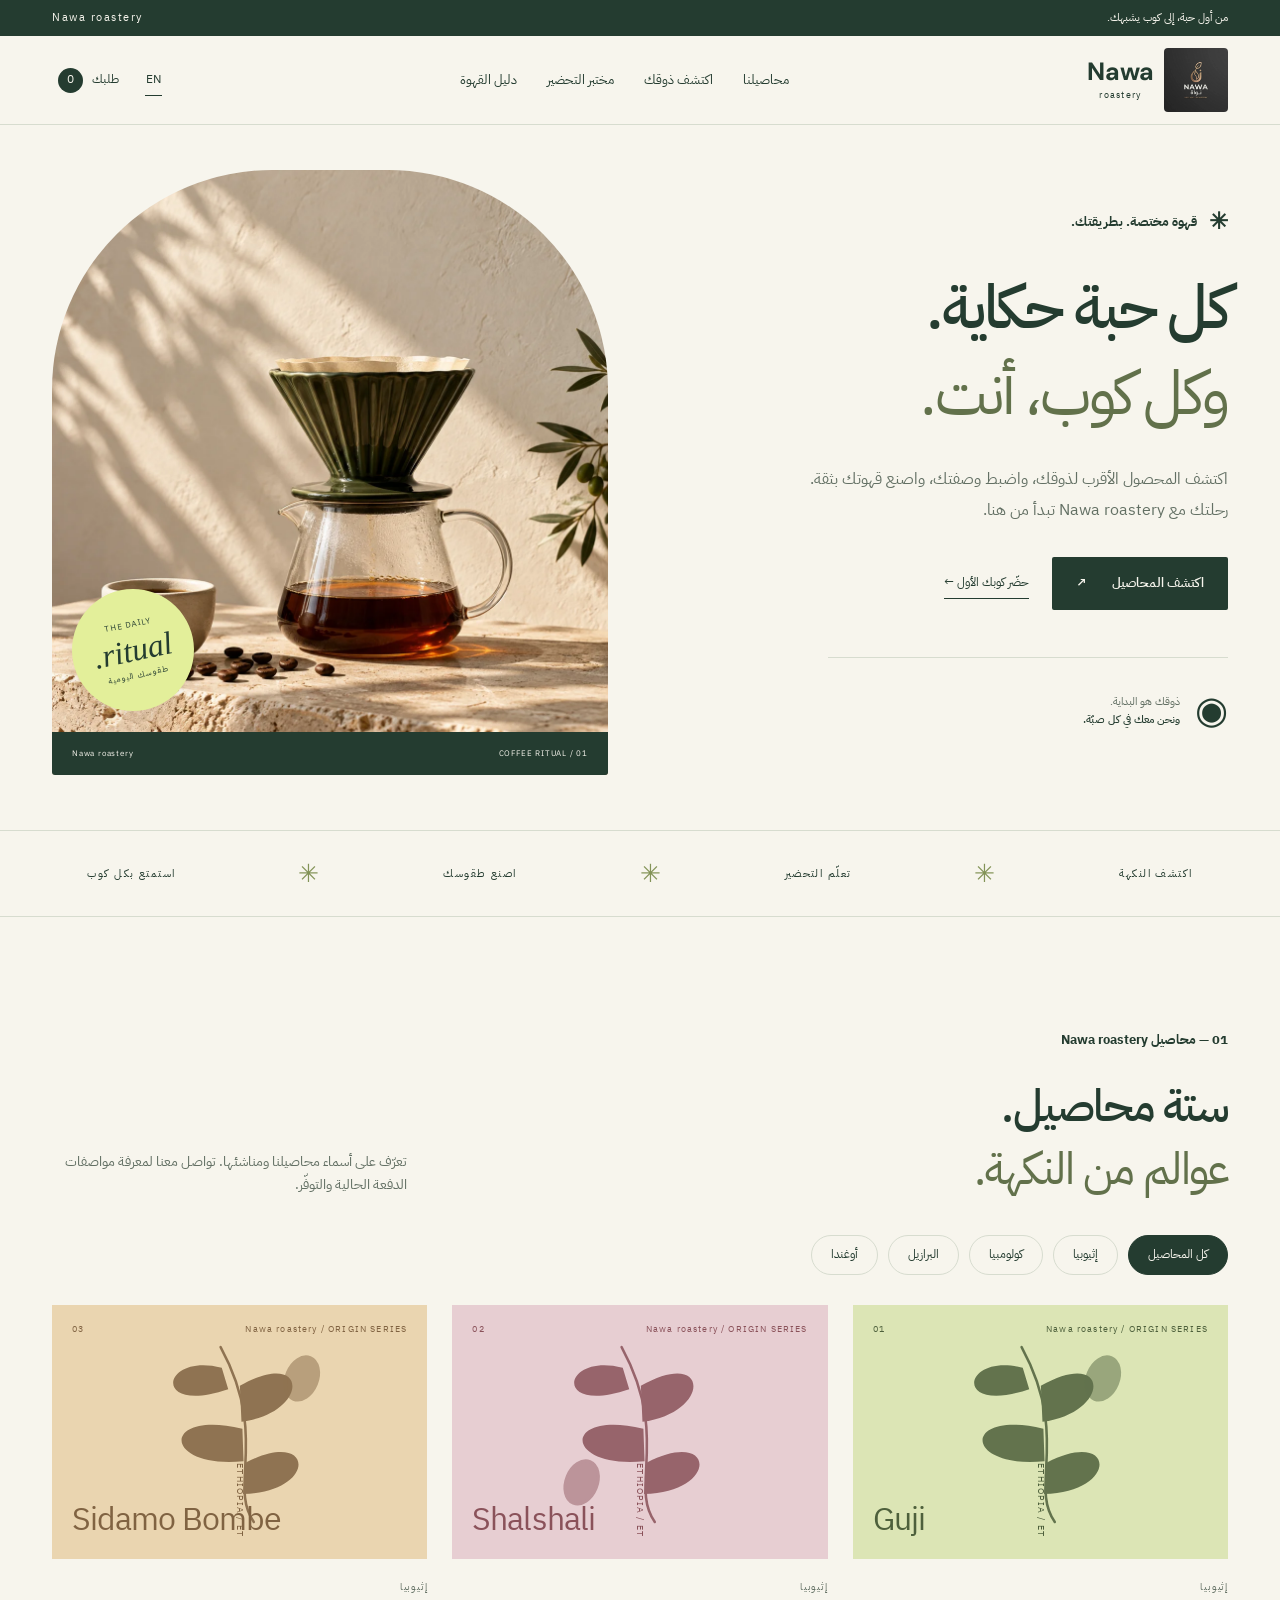
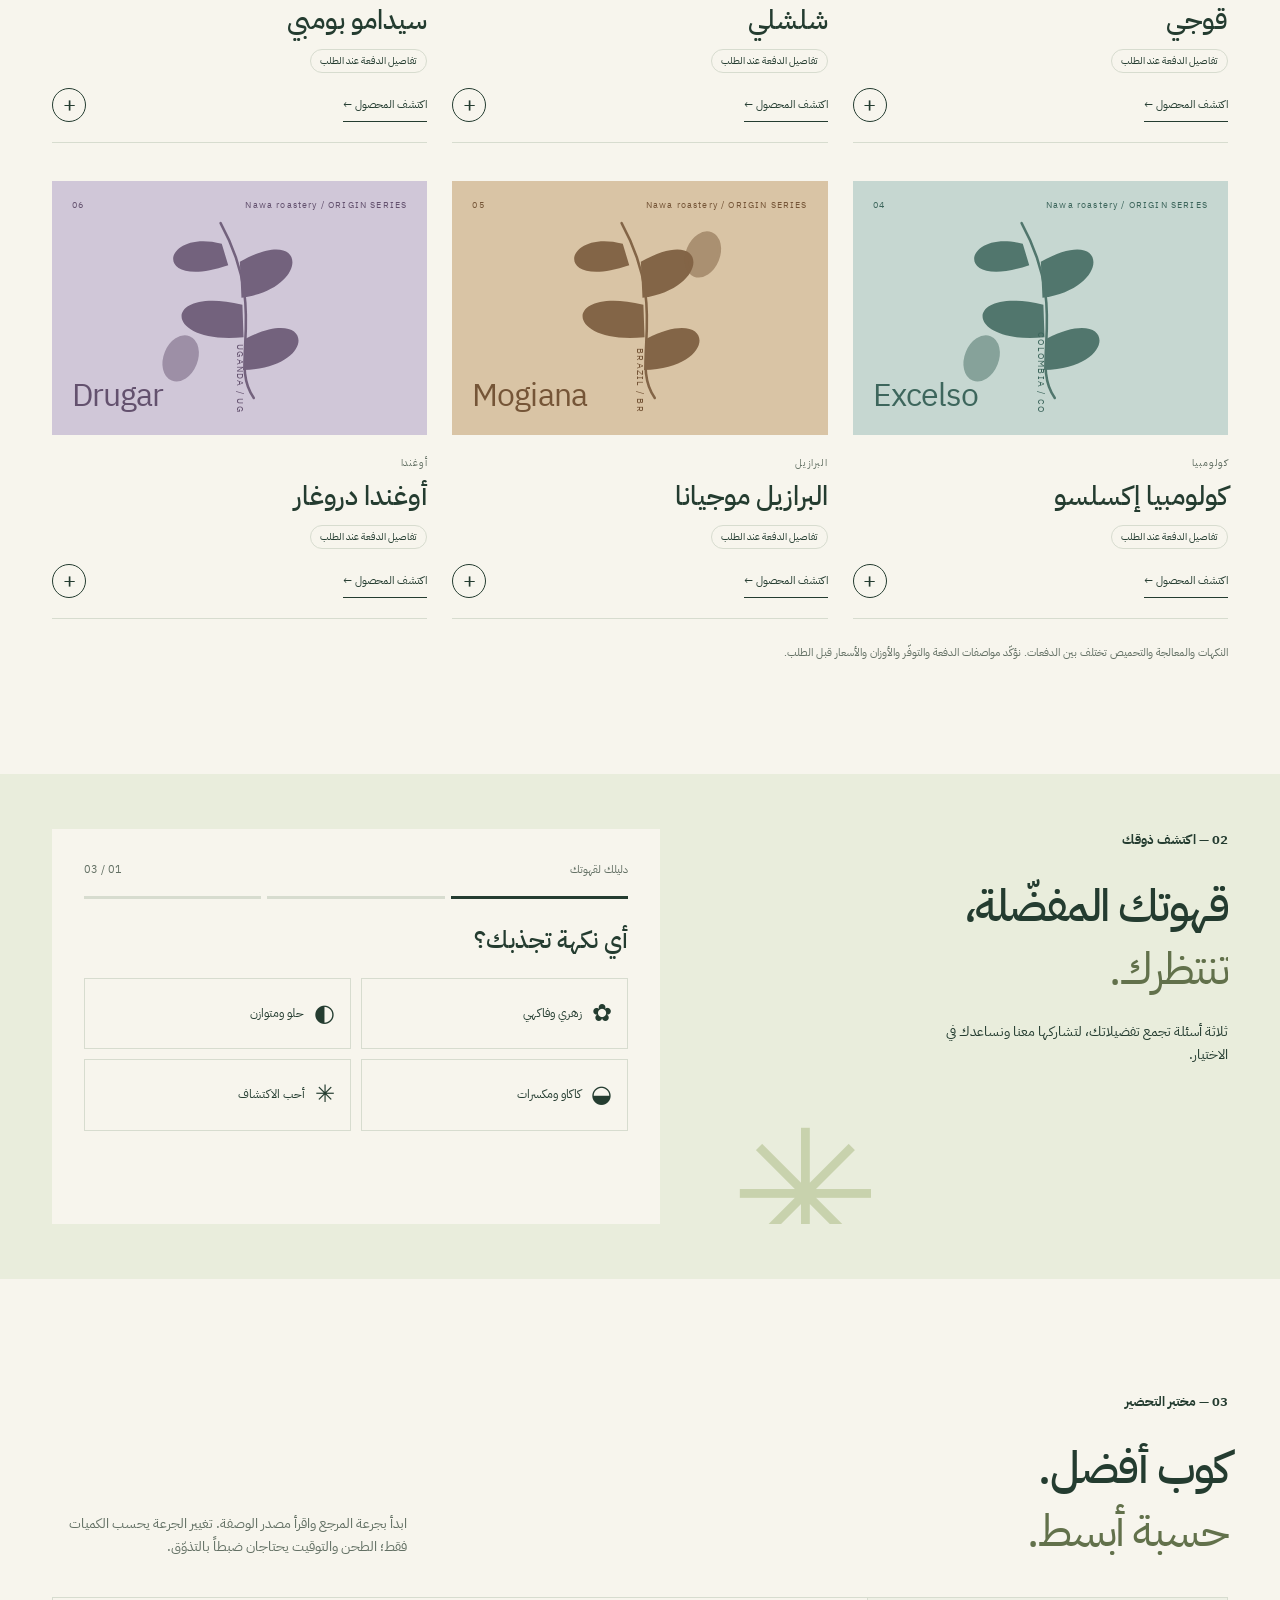
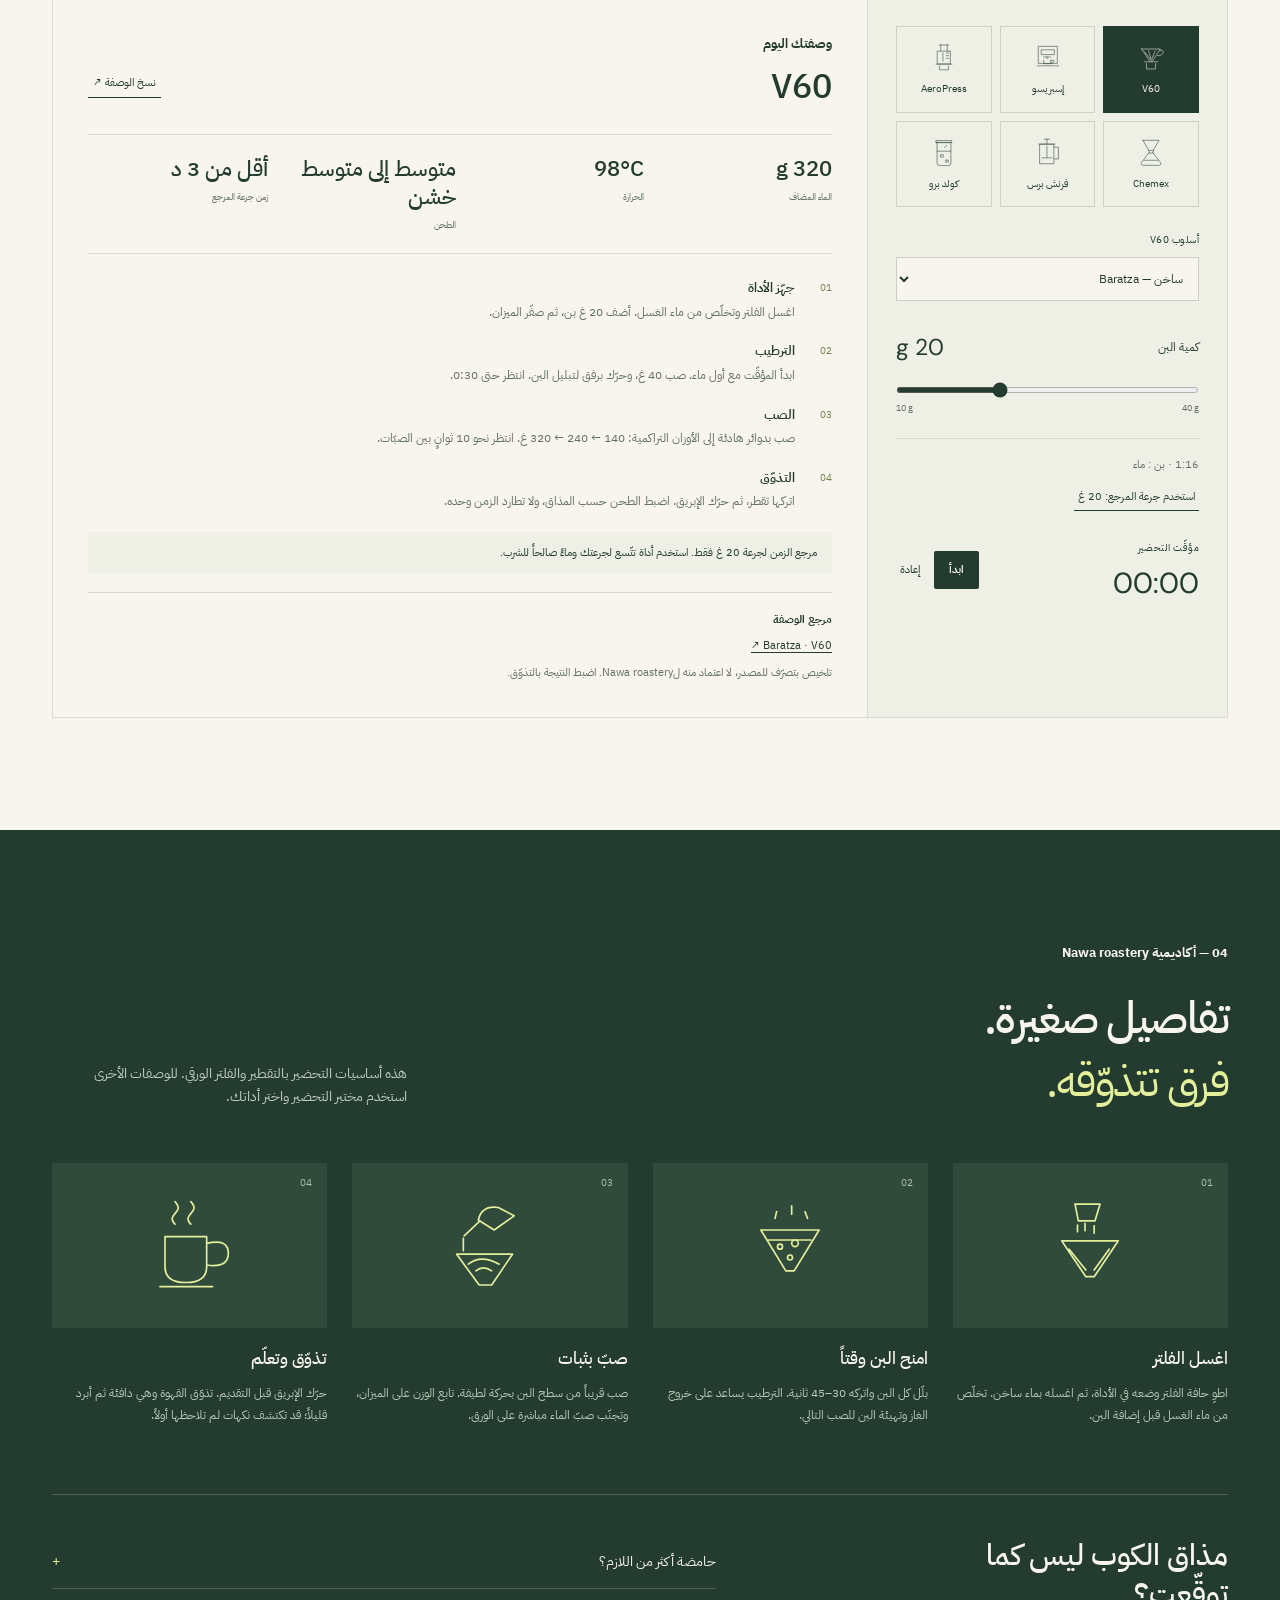
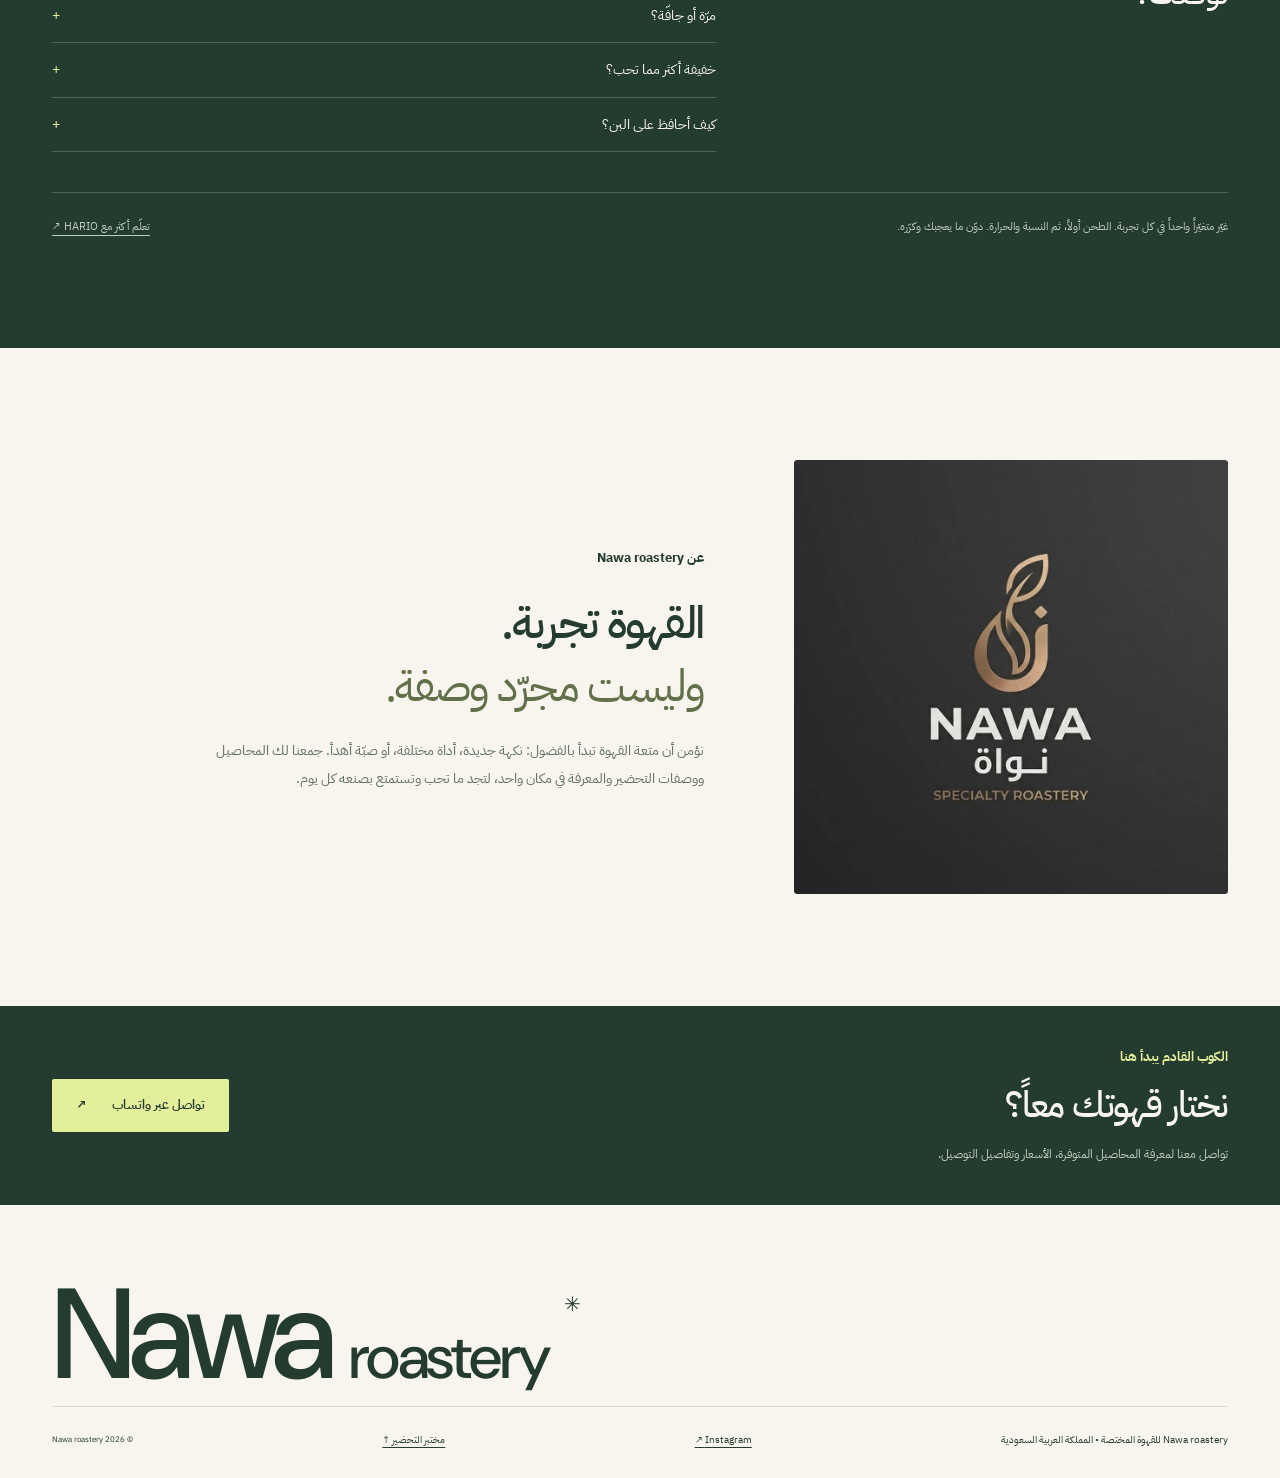
<file: index.html>
<!doctype html>
<html lang="ar" dir="rtl">
<head>
<meta charset="utf-8"><meta name="viewport" content="width=device-width, initial-scale=1">
<meta name="theme-color" content="#243c30"><meta name="description" content="Nawa roastery — اكتشف قهوتك، اضبط وصفتك وتعلّم التحضير. Nawa roastery specialty coffee, a personal brew lab and coffee discovery guide.">
<title>Nawa roastery</title>
<link rel="icon" href="assets/nawa-logo.webp" type="image/webp">
<link rel="preconnect" href="https://fonts.googleapis.com"><link rel="preconnect" href="https://fonts.gstatic.com" crossorigin>
<link href="https://fonts.googleapis.com/css2?family=DM+Sans:wght@400;500;600;700&family=IBM+Plex+Sans+Arabic:wght@400;500;600;700&family=Playfair+Display:ital,wght@0,500;0,600;1,500&display=swap" rel="stylesheet">
<link rel="stylesheet" href="style.css?v=nawa-logo-20260928">
<script defer src="script.js?v=nawa-20260927"></script>
</head>
<body>
<a class="skip" href="#main" data-ar="انتقل للمحتوى" data-en="Skip to content">انتقل للمحتوى</a>
<div class="announcement"><span data-ar="من أول حبة، إلى كوب يشبهك." data-en="From the first bean to a cup that feels like you.">من أول حبة، إلى كوب يشبهك.</span><span class="announcement-end">Nawa roastery</span></div>
<header class="header"><a class="brand" href="#" aria-label="Nawa roastery home"><img class="official-logo" src="assets/nawa-logo.webp" width="64" height="64" alt="Nawa roastery logo"><span dir="ltr"><b>Nawa</b><small>roastery</small></span></a><nav aria-label="Main navigation"><a href="#collection" data-ar="محاصيلنا" data-en="The collection">محاصيلنا</a><a href="#finder" data-ar="اكتشف ذوقك" data-en="Find your coffee">اكتشف ذوقك</a><a href="#brew" data-ar="مختبر التحضير" data-en="Brew lab">مختبر التحضير</a><a href="#academy" data-ar="دليل القهوة" data-en="Coffee academy">دليل القهوة</a></nav><div class="header-actions"><button class="lang" id="language" aria-label="Switch to English">EN</button><button class="bag-button" id="openCart"><span data-ar="طلبك" data-en="Your selection">طلبك</span><span id="cartCount">0</span></button></div></header>
<main id="main">
<section class="hero wrap"><div class="hero-copy"><p class="eyebrow"><span class="spark">✳</span><span data-ar="قهوة مختصة. بطريقتك." data-en="SPECIALTY COFFEE. YOUR WAY.">قهوة مختصة. بطريقتك.</span></p><h1 data-ar="كل حبة حكاية.<br><em>وكل كوب، أنت.</em>" data-en="Every bean, a story.<br><em>Every cup, yours.</em>">كل حبة حكاية.<br><em>وكل كوب، أنت.</em></h1><p class="hero-desc" data-ar="اكتشف المحصول الأقرب لذوقك، واضبط وصفتك، واصنع قهوتك بثقة. رحلتك مع Nawa roastery تبدأ من هنا." data-en="Find the coffee that speaks to you. Dial in your recipe. Make your next cup a little more yours. Welcome to Nawa roastery.">اكتشف المحصول الأقرب لذوقك، واضبط وصفتك، واصنع قهوتك بثقة. رحلتك مع Nawa roastery تبدأ من هنا.</p><div class="hero-buttons"><a class="button dark" href="#collection"><span data-ar="اكتشف المحاصيل" data-en="Explore the collection">اكتشف المحاصيل</span><span>↗</span></a><a class="text-link" href="#brew" data-ar="حضّر كوبك الأول ←" data-en="Brew a better cup →">حضّر كوبك الأول ←</a></div><div class="hero-bottom"><span class="line-art">◉</span><p data-ar="ذوقك هو البداية.<br><strong>ونحن معك في كل صبّة.</strong>" data-en="Your taste is the starting point.<br><strong>We’re here for every pour.</strong>">ذوقك هو البداية.<br><strong>ونحن معك في كل صبّة.</strong></p></div></div><div class="hero-visual"><img src="assets/hero.webp" alt="" data-alt-ar="صورة توضيحية مولّدة: أداة ترشيح خضراء وإبريق قهوة وكوب" data-alt-en="AI-created illustrative coffee still life with a green dripper, server and cup" fetchpriority="high"><div class="hero-stamp"><span>THE DAILY</span><b>ritual.</b><span>طقوسك اليومية</span></div><div class="image-caption"><span>01 / COFFEE RITUAL</span><span>Nawa roastery</span></div></div></section>
<div class="values"><span data-ar="اكتشف النكهة" data-en="DISCOVER YOUR FLAVOUR">اكتشف النكهة</span><i>✳</i><span data-ar="تعلّم التحضير" data-en="LEARN THE CRAFT">تعلّم التحضير</span><i>✳</i><span data-ar="اصنع طقوسك" data-en="MAKE IT A RITUAL">اصنع طقوسك</span><i>✳</i><span data-ar="استمتع بكل كوب" data-en="ENJOY EVERY CUP">استمتع بكل كوب</span></div>
<section id="collection" class="section wrap"><div class="section-heading"><div><p class="eyebrow" data-ar="01 — محاصيل Nawa roastery" data-en="01 — THE Nawa roastery COLLECTION">01 — محاصيل Nawa roastery</p><h2 data-ar="ستة محاصيل.<br><em>عوالم من النكهة.</em>" data-en="Six coffees.<br><em>A world of flavour.</em>">ستة محاصيل.<br><em>عوالم من النكهة.</em></h2></div><p data-ar="تعرّف على أسماء محاصيلنا ومناشئها. تواصل معنا لمعرفة مواصفات الدفعة الحالية والتوفّر." data-en="Explore our coffee names and origins. Contact us for current lot specifications and availability.">تعرّف على أسماء محاصيلنا ومناشئها. تواصل معنا لمعرفة مواصفات الدفعة الحالية والتوفّر.</p></div><div class="filter-row" id="filters" role="group" aria-label="Filter coffees"></div><div class="coffee-grid" id="coffeeGrid"></div><p class="collection-note" data-ar="النكهات والمعالجة والتحميص تختلف بين الدفعات. نؤكّد مواصفات الدفعة والتوفّر والأوزان والأسعار قبل الطلب." data-en="Tasting notes, processing and roasting vary by lot. We confirm current specifications, availability, pack sizes and prices before you order.">النكهات والمعالجة والتحميص تختلف بين الدفعات. نؤكّد مواصفات الدفعة والتوفّر والأوزان والأسعار قبل الطلب.</p></section>
<section id="finder" class="finder wrap"><div class="finder-intro"><p class="eyebrow" data-ar="02 — اكتشف ذوقك" data-en="02 — FIND YOUR COFFEE">02 — اكتشف ذوقك</p><h2 data-ar="قهوتك المفضّلة،<br><em>تنتظرك.</em>" data-en="Your next favourite<br><em>is in here.</em>">قهوتك المفضّلة،<br><em>تنتظرك.</em></h2><p data-ar="ثلاثة أسئلة تجمع تفضيلاتك، لتشاركها معنا ونساعدك في الاختيار." data-en="Three questions to collect your preferences, so we can help you choose from current lots.">ثلاثة أسئلة تجمع تفضيلاتك، لتشاركها معنا ونساعدك في الاختيار.</p><div class="finder-flower" aria-hidden="true">✳</div></div><div class="quiz" id="quiz"></div></section>
<section id="brew" class="section wrap"><div class="section-heading"><div><p class="eyebrow" data-ar="03 — مختبر التحضير" data-en="03 — YOUR PERSONAL BREW LAB">03 — مختبر التحضير</p><h2 data-ar="كوب أفضل.<br><em>حسبة أبسط.</em>" data-en="A better cup.<br><em>Less guesswork.</em>">كوب أفضل.<br><em>حسبة أبسط.</em></h2></div><p data-ar="ابدأ بجرعة المرجع واقرأ مصدر الوصفة. تغيير الجرعة يحسب الكميات فقط؛ الطحن والتوقيت يحتاجان ضبطاً بالتذوّق." data-en="Start at the reference dose and read the linked source. Changing dose scales amounts only; grind and timing still need adjustment by taste.">ابدأ بجرعة المرجع واقرأ مصدر الوصفة. تغيير الجرعة يحسب الكميات فقط؛ الطحن والتوقيت يحتاجان ضبطاً بالتذوّق.</p></div><div class="brew-shell"><div class="brew-controls"><div class="method-grid" id="methods" role="group" aria-label="Brewing methods"></div><div id="styleControl"><label class="control-label" for="brewStyle" data-ar="أسلوب V60" data-en="V60 style">أسلوب V60</label><select id="brewStyle"></select></div><div class="dose-heading"><label for="dose" data-ar="كمية البن" data-en="Coffee dose">كمية البن</label><output id="doseValue" for="dose">20 g</output></div><input id="dose" type="range" min="10" max="40" step="1" value="20"><div class="range-labels"><span id="doseMin">10 g</span><span id="doseMax">40 g</span></div><div class="ratio-note" id="ratioNote"></div><button id="referenceDose" class="text-link reset" type="button"></button><div class="timer-panel"><div><span class="control-label" data-ar="مؤقّت التحضير" data-en="BREW TIMER">مؤقّت التحضير</span><output id="timer" dir="ltr">00:00</output></div><button id="timerToggle" class="button dark small" data-ar="ابدأ" data-en="Start">ابدأ</button><button id="timerReset" class="reset" data-ar="إعادة" data-en="Reset">إعادة</button></div></div><div class="brew-recipe"><div class="recipe-heading"><div><p class="eyebrow" data-ar="وصفتك اليوم" data-en="TODAY’S RECIPE">وصفتك اليوم</p><h3 id="recipeTitle"></h3></div><button class="copy-button" id="copyRecipe" data-ar="نسخ الوصفة ↗" data-en="Copy recipe ↗">نسخ الوصفة ↗</button></div><div class="metrics" id="metrics" aria-live="polite"></div><ol class="recipe-steps" id="recipeSteps"></ol><p id="recipeTip" class="recipe-tip"></p><div id="recipeSource" class="recipe-source"></div></div></div></section>
<section id="academy" class="academy"><div class="wrap section"><div class="section-heading"><div><p class="eyebrow" data-ar="04 — أكاديمية Nawa roastery" data-en="04 — THE COFFEE ACADEMY">04 — أكاديمية Nawa roastery</p><h2 data-ar="تفاصيل صغيرة.<br><em>فرق تتذوّقه.</em>" data-en="Small details.<br><em>A difference you taste.</em>">تفاصيل صغيرة.<br><em>فرق تتذوّقه.</em></h2></div><p data-ar="هذه أساسيات التحضير بالتقطير والفلتر الورقي. للوصفات الأخرى استخدم مختبر التحضير واختر أداتك." data-en="These are paper-filter pour-over basics. For other methods, choose your brewer in the brew lab.">هذه أساسيات التحضير بالتقطير والفلتر الورقي. للوصفات الأخرى استخدم مختبر التحضير واختر أداتك.</p></div><div class="lesson-grid" id="lessons"></div><div class="taste-fix"><h3 data-ar="مذاق الكوب ليس كما توقّعت؟" data-en="Cup not quite right?">مذاق الكوب ليس كما توقّعت؟</h3><div id="troubleshooting"></div></div><div class="academy-bottom"><p data-ar="غيّر متغيّراً واحداً في كل تجربة. الطحن أولاً، ثم النسبة والحرارة. دوّن ما يعجبك وكرّره." data-en="Change one variable at a time. Start with grind, then ratio and temperature. Note what you enjoy, and repeat it.">غيّر متغيّراً واحداً في كل تجربة. الطحن أولاً، ثم النسبة والحرارة. دوّن ما يعجبك وكرّره.</p><a href="https://www.hario-usa.com/pages/recipes-and-guides" target="_blank" rel="noopener noreferrer" data-ar="تعلّم أكثر مع HARIO ↗" data-en="Learn more with HARIO ↗">تعلّم أكثر مع HARIO ↗</a></div></div></section>
<section class="story section wrap"><div class="story-mark official-story"><img src="assets/nawa-logo.webp" width="1000" height="1000" alt="Nawa — نواة — Specialty Roastery" loading="lazy"></div><div><p class="eyebrow" data-ar="عن Nawa roastery" data-en="THE Nawa roastery APPROACH">عن Nawa roastery</p><h2 data-ar="القهوة تجربة.<br><em>وليست مجرّد وصفة.</em>" data-en="Good coffee is personal.<br><em>So make it yours.</em>">القهوة تجربة.<br><em>وليست مجرّد وصفة.</em></h2><p data-ar="نؤمن أن متعة القهوة تبدأ بالفضول: نكهة جديدة، أداة مختلفة، أو صبّة أهدأ. جمعنا لك المحاصيل ووصفات التحضير والمعرفة في مكان واحد، لتجد ما تحب وتستمتع بصنعه كل يوم." data-en="Coffee gets interesting when you get curious. A new flavour. A different brewer. A slower pour. Nawa roastery brings the collection, the recipes and the know-how together, so you can discover what you love and enjoy making it every day.">نؤمن أن متعة القهوة تبدأ بالفضول: نكهة جديدة، أداة مختلفة، أو صبّة أهدأ. جمعنا لك المحاصيل ووصفات التحضير والمعرفة في مكان واحد، لتجد ما تحب وتستمتع بصنعه كل يوم.</p></div></section>
<section class="order-banner wrap"><div><p class="eyebrow" data-ar="الكوب القادم يبدأ هنا" data-en="YOUR NEXT CUP STARTS HERE">الكوب القادم يبدأ هنا</p><h2 data-ar="نختار قهوتك معاً؟" data-en="Let’s find your coffee.">نختار قهوتك معاً؟</h2><p data-ar="تواصل معنا لمعرفة المحاصيل المتوفرة، الأسعار وتفاصيل التوصيل." data-en="Talk to us for current availability, prices and delivery details.">تواصل معنا لمعرفة المحاصيل المتوفرة، الأسعار وتفاصيل التوصيل.</p></div><a class="button lime" id="contactWhatsApp" target="_blank" rel="noopener noreferrer"><span data-ar="تواصل عبر واتساب" data-en="Talk to us on WhatsApp">تواصل عبر واتساب</span><span>↗</span></a></section>
</main>
<footer class="wrap"><a class="footer-wordmark" href="#">Nawa <span class="roastery-label">roastery</span><span>✳</span></a><div class="footer-bottom"><p data-ar="Nawa roastery للقهوة المختصة • المملكة العربية السعودية" data-en="Nawa roastery • Saudi Arabia">Nawa roastery للقهوة المختصة • المملكة العربية السعودية</p><a href="https://www.instagram.com/roastery.ksa/" target="_blank" rel="noopener noreferrer">Instagram ↗</a><a href="#brew" data-ar="مختبر التحضير ↑" data-en="Back to brew lab ↑">مختبر التحضير ↑</a><small>© <span id="year"></span> Nawa roastery</small></div></footer>
<dialog id="coffeeDialog" aria-label="Coffee details"><button class="close-dialog" data-close="coffeeDialog" aria-label="Close">×</button><div id="coffeeDetail"></div></dialog>
<dialog id="cartDialog" aria-label="Order enquiry"><button class="close-dialog" data-close="cartDialog" aria-label="Close">×</button><p class="eyebrow" data-ar="من اختيارك إلى كوبك" data-en="FROM YOUR SELECTION TO YOUR CUP">من اختيارك إلى كوبك</p><h2 data-ar="اختياراتك" data-en="Your selection">اختياراتك</h2><div id="cartItems"></div><p class="cart-note" data-ar="هذه قائمة استفسار وليست عملية دفع. نؤكّد معك الوزن والسعر والتوفّر عبر واتساب قبل الطلب." data-en="This is an enquiry list, not a checkout. We’ll confirm pack size, price and availability with you on WhatsApp before you order.">هذه قائمة استفسار وليست عملية دفع. نؤكّد معك الوزن والسعر والتوفّر عبر واتساب قبل الطلب.</p><a id="sendOrder" class="button dark" target="_blank" rel="noopener noreferrer" data-ar="أرسل اختياراتك عبر واتساب ↗" data-en="Send your selection on WhatsApp ↗">أرسل اختياراتك عبر واتساب ↗</a></dialog>
<div id="toast" role="status" aria-live="polite"></div>
<noscript><p style="padding:30px">فعّل JavaScript لاستخدام دليل المحاصيل ومختبر التحضير. Enable JavaScript for the collection and brew lab. <a href="https://wa.me/966599721275">WhatsApp</a></p></noscript>
</body></html>
</file>
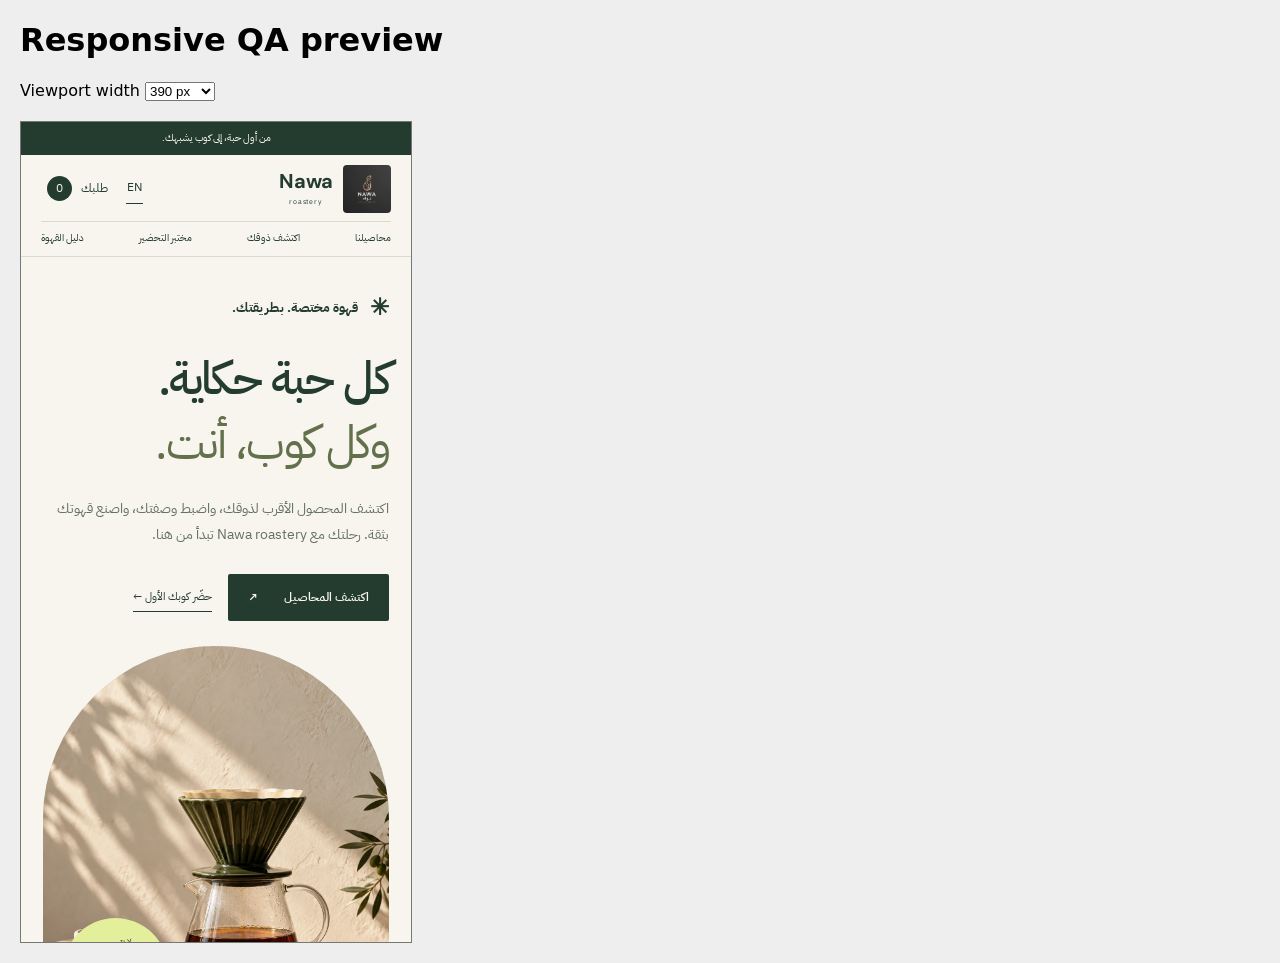
<file: tests/viewport.html>
<!doctype html><html lang="en"><head><meta charset="utf-8"><meta name="robots" content="noindex,nofollow"><meta name="viewport" content="width=device-width,initial-scale=1"><title>Nawa roastery responsive QA</title><style>body{margin:20px;background:#eee;font:16px system-ui}iframe{height:820px;border:1px solid #777;background:white;display:block;max-width:none}label{display:block;margin-bottom:20px}</style></head><body><h1>Responsive QA preview</h1><label>Viewport width <select id="width"><option value="320">320 px</option><option value="390" selected>390 px</option><option value="768">768 px</option><option value="1024">1024 px</option><option value="1440">1440 px</option></select></label><iframe title="Website preview" id="preview" width="390" src="../index.html?qa=20260927"></iframe><script>document.getElementById('preview').src='../index.html?qa='+Date.now();document.getElementById('width').onchange=e=>document.getElementById('preview').width=e.target.value</script></body></html>
</file>
<file: style.css>
:root{--ink:#243c30;--paper:#f7f5ed;--muted:#637064;--line:#d7dccf;--lime:#e3ef9a;--serif:'Playfair Display',Georgia,serif;--body:'DM Sans','IBM Plex Sans Arabic',sans-serif}*{box-sizing:border-box}html{scroll-behavior:smooth;scroll-padding-top:105px}body{margin:0;background:var(--paper);color:var(--ink);font-family:var(--body);line-height:1.65}html[lang=ar]{--body:'IBM Plex Sans Arabic','DM Sans',sans-serif;--serif:'IBM Plex Sans Arabic',serif}button,input,select{font:inherit}button,a,input,select{touch-action:manipulation}a{color:inherit;text-decoration:none}button{cursor:pointer}button:disabled{cursor:default;opacity:.45}button,select{color:inherit}a:focus-visible,button:focus-visible,input:focus-visible,select:focus-visible,summary:focus-visible{outline:3px solid #ae663d;outline-offset:5px}button{border:0}img{max-width:100%;display:block}h1,h2,h3,p{margin-top:0}h1,h2{font-family:var(--serif);font-weight:500;letter-spacing:-.045em;line-height:1.15}html[lang=ar] h1,html[lang=ar] h2{letter-spacing:-.035em;line-height:1.4}h1{font-size:clamp(42px,4.8vw,76px);margin-bottom:28px}h2{font-size:clamp(34px,3.5vw,52px);margin-bottom:20px}h3{font-size:25px;line-height:1.3;font-weight:500}em{font-weight:400}html[lang=ar] em{font-style:normal;color:#62714b}button,a,summary{ -webkit-tap-highlight-color:transparent}.wrap{max-width:1320px;margin-inline:auto;padding-inline:52px}.section{padding-top:112px;padding-bottom:112px}.eyebrow{font-size:11px;letter-spacing:.12em;font-weight:700;margin-bottom:24px;display:flex;align-items:center;gap:12px}html[lang=ar] .eyebrow{letter-spacing:0;font-size:13px}.announcement{background:var(--ink);color:var(--paper);padding:9px 52px;font-size:11px;display:flex;justify-content:space-between}.announcement-end{letter-spacing:.14em}.header{position:sticky;top:0;background:rgba(247,245,237,.96);backdrop-filter:blur(14px);z-index:20;min-height:89px;padding:12px 52px;display:flex;justify-content:space-between;align-items:center;border-bottom:1px solid var(--line);gap:25px}.brand{display:flex;align-items:center;gap:10px}.brand b{font-size:25px;line-height:1.1;font-family:'IBM Plex Sans Arabic',sans-serif}.brand small{display:block;font-size:9px;letter-spacing:.25em;text-align:center}.header nav{display:flex;gap:30px;font-size:13px}.header nav a:hover{text-decoration:underline;text-underline-offset:7px}.header-actions{display:flex;align-items:center;gap:20px}.lang{background:none;font-size:12px;border-bottom:1px solid;padding:5px 1px}.bag-button{background:transparent;display:flex;gap:9px;align-items:center;font-size:12px}.bag-button span:last-child{display:grid;place-items:center;background:var(--ink);color:var(--paper);height:25px;min-width:25px;border-radius:50%}.hero{display:grid;grid-template-columns:1fr 1fr;gap:64px;padding-top:45px;padding-bottom:55px;align-items:center}.hero-copy{padding-block:25px}.spark{font-size:23px}.hero-desc{font-size:16px;color:var(--muted);max-width:440px;line-height:1.9;margin-bottom:32px}.hero-buttons{display:flex;align-items:center;gap:23px;flex-wrap:wrap}.button{display:inline-flex;align-items:center;justify-content:center;gap:25px;padding:16px 24px;border-radius:2px;font-size:13px;font-weight:600;line-height:1.6;transition:background .2s,transform .2s}.button:hover{transform:translateY(-2px)}.dark{background:var(--ink);color:var(--paper)}.dark:hover{background:#40553a}.lime{background:var(--lime);color:var(--ink)}.text-link{font-size:12px;border-bottom:1px solid var(--ink);padding-block:5px}.hero-bottom{display:flex;gap:15px;align-items:center;margin-top:47px;padding-top:22px;border-top:1px solid var(--line);max-width:400px}.hero-bottom p{font-size:11px;color:var(--muted);margin:0}.hero-bottom strong{font-weight:500;color:var(--ink)}.line-art{font-size:38px}.hero-visual{position:relative;height:605px;background:#d9d7c9;border-radius:220px 220px 3px 3px;overflow:hidden}.hero-visual>img{width:100%;height:100%;object-fit:cover}.hero-stamp{position:absolute;bottom:64px;inset-inline-end:20px;border-radius:50%;background:var(--lime);width:122px;height:122px;display:flex;flex-direction:column;align-items:center;justify-content:center;transform:rotate(-12deg);color:var(--ink);box-shadow:0 5px 20px #0001}.hero-stamp span{font-size:8px;letter-spacing:.12em}.hero-stamp b{font:italic 32px var(--serif)}html[lang=ar] .hero-stamp b{font-family:Georgia,serif}.image-caption{position:absolute;bottom:0;left:0;right:0;padding:15px 20px;background:var(--ink);color:var(--paper);display:flex;justify-content:space-between;font-size:8px;letter-spacing:.1em}.values{display:flex;justify-content:space-around;align-items:center;gap:18px;border-block:1px solid var(--line);padding:22px 35px;font-size:11px;letter-spacing:.13em}.values i{font-size:25px;font-style:normal;color:#839357}.section-heading{display:flex;justify-content:space-between;align-items:flex-end;gap:60px;margin-bottom:35px}.section-heading h2{margin-bottom:0}.section-heading>p{max-width:355px;font-size:14px;color:var(--muted);margin-bottom:4px}.filter-row{display:flex;gap:10px;flex-wrap:wrap;margin-bottom:30px}.filter-row button{background:transparent;border:1px solid var(--line);border-radius:30px;padding:9px 19px;font-size:12px}.filter-row button.active{background:var(--ink);border-color:var(--ink);color:var(--paper)}.coffee-grid{display:grid;grid-template-columns:repeat(3,1fr);gap:38px 25px}.coffee-card{min-width:0}.coffee-art{height:254px;position:relative;background:var(--tone);color:var(--art-ink);overflow:hidden;display:flex;align-items:center;justify-content:center;cursor:pointer;width:100%;border:0;text-align:start}.coffee-art:hover .origin-art{transform:rotate(-8deg) scale(1.06)}.art-top{position:absolute;top:17px;inset-inline:20px;display:flex;justify-content:space-between;font-size:9px;letter-spacing:.13em}.art-bottom{position:absolute;bottom:13px;inset-inline:20px;font-size:32px;font-family:var(--serif);letter-spacing:-.03em}.origin-art{height:205px;width:205px;transition:transform .3s;transform:rotate(-8deg);opacity:.85}.art-country{position:absolute;bottom:22px;inset-inline-end:20px;font-size:9px;writing-mode:vertical-rl;letter-spacing:.14em}.coffee-info{padding:20px 0;border-bottom:1px solid var(--line)}.coffee-origin{font-size:10px;letter-spacing:.08em;color:var(--muted);margin-bottom:7px}.coffee-info h3{font-family:var(--serif);margin-bottom:11px;font-size:27px}.flavour-tags{display:flex;flex-wrap:wrap;gap:5px;margin-bottom:15px}.flavour-tags span{font-size:10px;border:1px solid var(--line);padding:3px 9px;border-radius:20px}.coffee-actions{display:flex;justify-content:space-between;align-items:center;gap:10px}.detail-link{font-size:11px;background:none;padding:7px 0;border-bottom:1px solid var(--ink)}.add-button{border:1px solid var(--ink);background:transparent;border-radius:50%;width:34px;height:34px;font-size:22px;display:grid;place-items:center;line-height:1}.add-button:hover{background:var(--ink);color:var(--paper)}.collection-note{max-width:850px;margin:25px 0 0;font-size:11px;color:var(--muted)}.finder{display:grid;grid-template-columns:.9fr 1.1fr;gap:70px;background:#e9eddc;padding-block:55px;position:relative}.finder-intro{position:relative;overflow:hidden}.finder-intro>p:not(.eyebrow){font-size:14px;max-width:310px}.finder-flower{font-size:180px;line-height:1;color:#c8d2ad;position:absolute;bottom:-65px;inset-inline-end:0;z-index:0}.quiz{background:var(--paper);padding:32px;min-height:395px;position:relative}.quiz-top{display:flex;justify-content:space-between;color:var(--muted);font-size:11px;margin-bottom:16px}.quiz-progress{display:flex;gap:6px;margin-bottom:26px}.quiz-progress span{height:3px;flex:1;background:var(--line)}.quiz-progress .done{background:var(--ink)}.quiz h3{font-size:24px;max-width:350px;margin-bottom:22px}.quiz-options{display:grid;grid-template-columns:1fr 1fr;gap:10px}.quiz-option{display:flex;align-items:center;gap:10px;padding:15px;text-align:start;border:1px solid var(--line);background:none;font-size:12px;min-height:65px}.quiz-option:hover{background:var(--lime);border-color:var(--ink)}.quiz-option .symbol{font-size:24px}.quiz-back{background:none;padding:12px 0 0;font-size:11px;text-decoration:underline}.quiz-result p{font-size:13px}.quiz-result h3{font:36px var(--serif);margin-bottom:15px}.result-label{font-size:10px;color:var(--muted);letter-spacing:.1em}.quiz-result .button{margin-bottom:8px}.brew-shell{display:grid;grid-template-columns:360px 1fr;border:1px solid var(--line)}.brew-controls{padding:28px;background:#eef0e5;border-inline-end:1px solid var(--line)}.method-grid{display:grid;grid-template-columns:repeat(3,1fr);gap:8px;margin-bottom:25px}.method{display:flex;flex-direction:column;align-items:center;gap:8px;background:transparent;border:1px solid #ccd3c1;padding:14px 4px;font-size:10px}.method svg{width:32px;height:32px}.method.active{background:var(--ink);color:var(--paper);border-color:var(--ink)}select{width:100%;background:var(--paper);padding:11px;border:1px solid #cbd1c0;font-size:12px;border-radius:0}label.control-label{display:block;margin-bottom:8px}.control-label{font-size:10px;letter-spacing:.05em}.dose-heading{display:flex;justify-content:space-between;margin-top:28px;font-size:12px;align-items:center}.dose-heading output{font-size:23px;font-family:'DM Sans',sans-serif}.range-labels{display:flex;justify-content:space-between;font-size:9px;color:var(--muted);direction:ltr}input[type=range]{width:100%;accent-color:var(--ink);margin:20px 0 7px;direction:ltr;height:6px}.ratio-note{font-size:11px;color:var(--muted);margin-top:22px;padding-top:17px;border-top:1px solid var(--line)}.timer-panel{display:flex;gap:10px;align-items:center;margin-top:22px}.timer-panel>div{margin-inline-end:auto}.timer-panel output{font-size:29px;display:block;font-family:'DM Sans',sans-serif;font-variant-numeric:tabular-nums}.small{padding:10px 15px;font-size:11px}.reset{background:none;font-size:11px;padding:4px}.brew-recipe{padding:35px}.recipe-heading{display:flex;align-items:center;justify-content:space-between;gap:10px}.recipe-heading .eyebrow{margin-bottom:10px}.recipe-heading h3{font-size:34px;font-family:var(--serif);margin-bottom:25px}.copy-button{background:none;font-size:11px;border-bottom:1px solid;padding:5px;white-space:nowrap}.metrics{display:grid;grid-template-columns:repeat(4,1fr);padding:20px 0;border-block:1px solid var(--line);gap:8px}.metric b{display:block;font-weight:500;font-size:23px;line-height:1.3}.metric small{font-size:9px;color:var(--muted);display:block;margin-top:7px}.recipe-steps{list-style:none;padding:0;margin:23px 0 0;counter-reset:step}.recipe-steps li{display:flex;gap:13px;margin-bottom:18px;font-size:12px;align-items:start}.recipe-steps li:before{counter-increment:step;content:counter(step,decimal-leading-zero);font-size:10px;min-width:24px;padding-top:3px;color:#748351}.recipe-steps strong{display:block;font-weight:600;margin-bottom:4px;font-size:13px}.recipe-steps p{margin:0;color:var(--muted)}.recipe-tip{background:#eef0e5;font-size:11px;padding:12px 15px;margin:20px 0 0}.academy{background:var(--ink);color:var(--paper)}.academy em,html[lang=ar] .academy em{color:var(--lime)}.academy .section-heading>p{color:#c1ccbf}.lesson-grid{display:grid;grid-template-columns:repeat(4,1fr);gap:25px;margin-top:50px;margin-bottom:55px}.lesson .illustration{height:165px;background:#304b3c;margin-bottom:20px;display:grid;place-items:center;position:relative}.lesson .illustration svg{width:100px;height:100px;stroke:var(--lime)}.lesson .illustration span{position:absolute;top:12px;inset-inline-start:15px;font-size:10px;color:#adbea6}.lesson h3{font-size:17px;margin-bottom:12px}.lesson p{font-size:12px;color:#b9c9b9;line-height:1.9}.taste-fix{display:grid;grid-template-columns:.8fr 1.2fr;gap:70px;border-top:1px solid #506151;padding-top:40px}.taste-fix h3{font-family:var(--serif);font-size:30px;max-width:250px}.taste-fix details{border-bottom:1px solid #506151}.taste-fix summary{padding:15px 0;font-size:14px;cursor:pointer;list-style:none;display:flex;justify-content:space-between;gap:15px}.taste-fix summary:after{content:'+';color:var(--lime)}.taste-fix details[open] summary:after{content:'−'}.taste-fix details p{font-size:12px;color:#c5d2c0;padding-bottom:13px;max-width:500px}.academy-bottom{border-top:1px solid #506151;padding-top:25px;display:flex;gap:40px;justify-content:space-between;margin-top:40px;align-items:center;font-size:11px;color:#c1ccbf}.academy-bottom p{max-width:600px;margin:0}.academy-bottom a{white-space:nowrap;text-decoration:underline;text-underline-offset:5px}.story{display:grid;grid-template-columns:.8fr 1.2fr;gap:90px;align-items:center}.story-mark{background:#e5e9d8;aspect-ratio:1.2;display:flex;flex-direction:column;align-items:center;justify-content:center;border-radius:50% 50% 4px 4px}.story-mark>span{font-size:90px;font-family:'IBM Plex Sans Arabic';font-weight:600;letter-spacing:-9px;margin-bottom:15px}.story-mark small{font-size:9px;letter-spacing:.18em;text-align:center}.story>div>p:not(.eyebrow){font-size:14px;max-width:520px;color:var(--muted);line-height:2}.order-banner{padding-block:40px;background:var(--ink);color:var(--paper);display:flex;align-items:center;justify-content:space-between;gap:35px}.order-banner .eyebrow{color:var(--lime);margin-bottom:12px}.order-banner h2{font-size:36px;margin-bottom:15px}.order-banner p:not(.eyebrow){font-size:12px;margin:0;color:#c3cebd}.order-banner .button{flex-shrink:0}footer{padding-top:60px}.footer-wordmark{font-family:'DM Sans',sans-serif;display:block;font-size:clamp(90px,17vw,220px);line-height:1.1;font-weight:500;letter-spacing:-.075em;position:relative;border-bottom:1px solid var(--line);direction:ltr}.footer-wordmark span{font-size:20px;vertical-align:top;display:inline-block;margin:28px 0 0 15px;letter-spacing:0}.footer-bottom{display:flex;justify-content:space-between;gap:20px;font-size:10px;align-items:center;padding:25px 0 30px}.footer-bottom p{margin:0}.footer-bottom a{text-decoration:underline;text-underline-offset:4px}.skip{position:fixed;top:-100px;background:var(--lime);padding:10px;z-index:100}.skip:focus{top:0}dialog{background:var(--paper);color:var(--ink);padding:45px;border:0;max-width:660px;width:calc(100% - 32px);max-height:90vh;overflow:auto}dialog::backdrop{background:#11281edd;backdrop-filter:blur(5px)}.close-dialog{position:absolute;top:12px;inset-inline-end:15px;font-size:28px;background:none;width:34px;height:34px}.detail-art{height:180px;margin:-45px -45px 30px;background:var(--tone);display:flex;align-items:center;justify-content:center;overflow:hidden;color:var(--art-ink)}.detail-art svg{width:230px;height:230px}.detail-description{font-size:14px;color:var(--muted)}.detail-facts{display:grid;grid-template-columns:1fr 1fr;gap:20px;border-block:1px solid var(--line);padding:18px 0;margin:20px 0}.detail-facts small{display:block;color:var(--muted);font-size:10px}.detail-facts b{font-size:13px;font-weight:500}.detail-actions{display:flex;gap:10px;flex-wrap:wrap}.cart-item{padding:20px 0;border-bottom:1px solid var(--line)}.cart-item-top{display:flex;justify-content:space-between;gap:10px;margin-bottom:12px}.cart-item h3{margin:0;font-size:19px}.remove-item{font-size:11px;text-decoration:underline;background:none}.cart-options{display:grid;grid-template-columns:1fr 100px;gap:15px}.cart-options label{font-size:10px;display:block}.cart-options input{width:100%;padding:11px;background:var(--paper);border:1px solid var(--line);font-size:12px}.cart-note{font-size:12px;color:var(--muted);margin:24px 0}.empty-cart{padding:30px 0;font-size:14px;color:var(--muted)}#toast{position:fixed;bottom:25px;left:50%;transform:translate(-50%,20px);padding:13px 25px;background:var(--ink);color:white;font-size:13px;opacity:0;transition:.2s;pointer-events:none;z-index:80;max-width:90%;text-align:center;box-shadow:0 6px 24px #0002}#toast.show{opacity:1;transform:translate(-50%,0)}[hidden]{display:none!important}
@media(min-width:1450px){.header,.announcement{padding-inline:calc((100vw - 1216px)/2)}}
@media(max-width:1050px){.wrap{padding-inline:32px}.header{padding-inline:25px;gap:15px}.header nav{gap:16px;font-size:11px}.header-actions{gap:12px}.hero{gap:35px}.hero-visual{height:520px}.hero-buttons{gap:16px}.brew-shell{grid-template-columns:300px 1fr}.brew-controls,.brew-recipe{padding:25px}.metrics{grid-template-columns:repeat(2,1fr);row-gap:20px}.finder{gap:35px}.story{gap:50px}}
@media(max-width:760px){html{scroll-padding-top:120px}.wrap{padding-inline:22px}.announcement{padding:8px 22px;justify-content:center;font-size:10px}.announcement-end{display:none}.header{padding:10px 20px;flex-wrap:wrap;gap:8px}.header nav{order:3;width:100%;justify-content:space-between;border-top:1px solid var(--line);padding-top:8px;font-size:10px;gap:8px}.brand img{width:30px;height:30px}.brand b{font-size:20px}.brand small{font-size:7px}.header-actions{margin-inline-start:auto}.hero{grid-template-columns:1fr;gap:25px;padding-top:32px;padding-bottom:35px}.hero-copy{padding:0}h1{font-size:46px;max-width:550px;margin-bottom:20px}.hero-desc{font-size:14px;max-width:480px;margin-bottom:25px}.hero .eyebrow{margin-bottom:20px}.hero-bottom{display:none}.hero-visual{height:430px;border-radius:180px 180px 3px 3px}.hero-visual>img{object-position:center 57%}.hero-stamp{width:105px;height:105px;bottom:53px}.values{padding:18px 20px;gap:12px;flex-wrap:wrap;font-size:9px;letter-spacing:.04em}.values span{white-space:nowrap}.values span:last-child,.values i:last-of-type{display:none}.values i{font-size:19px}.section{padding-block:65px}.section-heading{display:block;margin-bottom:27px}.section-heading h2{font-size:36px;margin-bottom:20px}.section-heading>p{max-width:470px;font-size:13px}.eyebrow{margin-bottom:16px}.coffee-grid{grid-template-columns:repeat(2,1fr);gap:27px 16px}.coffee-art{height:210px}.art-top{inset-inline:12px;top:12px;font-size:8px}.origin-art{width:155px;height:155px}.art-bottom{inset-inline:12px;font-size:25px}.art-country{inset-inline-end:10px;font-size:7px}.coffee-info h3{font-size:22px}.coffee-origin{font-size:9px}.flavour-tags{gap:4px}.flavour-tags span{font-size:9px;padding:2px 6px}.coffee-info{padding-top:15px}.coffee-actions{gap:5px}.detail-link{font-size:10px}.add-button{width:29px;height:29px;font-size:19px}.filter-row{gap:6px}.filter-row button{font-size:10px;padding:7px 13px}.finder{grid-template-columns:1fr;gap:25px;padding-block:36px}.finder-intro h2{font-size:36px}.finder-intro p:not(.eyebrow){max-width:80%;font-size:13px}.finder-flower{font-size:125px;bottom:0;opacity:.7}.quiz{padding:25px;min-height:340px}.quiz-options{gap:8px}.quiz-option{padding:12px;font-size:11px}.brew-shell{grid-template-columns:1fr}.brew-controls{border-inline-end:0;border-bottom:1px solid var(--line);padding:22px}.method-grid{grid-template-columns:repeat(3,1fr)}.method{flex-direction:row;justify-content:center;padding:11px 5px;gap:5px}.method svg{width:24px;height:24px}.brew-recipe{padding:25px 22px}.recipe-heading h3{font-size:28px}.metrics{grid-template-columns:repeat(4,1fr)}.metric b{font-size:19px}.metric small{font-size:9px}.recipe-steps li{font-size:12px}.lesson-grid{grid-template-columns:repeat(2,1fr);gap:23px 18px;margin-top:30px}.lesson .illustration{height:145px}.lesson h3{font-size:16px}.lesson p{font-size:11px}.taste-fix{grid-template-columns:1fr;gap:8px}.taste-fix h3{max-width:100%;font-size:26px}.academy-bottom{display:block}.academy-bottom a{display:inline-block;margin-top:15px}.story{grid-template-columns:1fr;gap:32px}.story-mark{max-width:340px;width:100%;margin:auto;aspect-ratio:1.4}.story-mark>span{font-size:80px}.story h2{font-size:34px}.order-banner{display:block;padding-block:35px}.order-banner h2{font-size:32px}.order-banner .button{margin-top:25px}.footer-bottom{flex-wrap:wrap;justify-content:start;gap:16px 24px}.footer-bottom p{width:100%}.footer-wordmark span{font-size:13px;margin:12px 0 0 9px}.footer-wordmark{font-size:21vw}.hero-buttons .button{padding:14px 20px;font-size:12px}.text-link{font-size:11px}dialog{padding:30px 23px}.detail-art{margin:-30px -23px 25px}.cart-options{grid-template-columns:1fr 75px}}
@media(max-width:370px){.wrap{padding-inline:17px}.coffee-art{height:180px}.origin-art{width:135px;height:135px}.art-bottom{font-size:21px}.coffee-info h3{font-size:20px}.metrics{grid-template-columns:repeat(2,1fr)}h1{font-size:40px}}
@media(prefers-reduced-motion:reduce){html{scroll-behavior:auto}*,*:before,*:after{transition:none!important;animation:none!important}}


.recipe-source{margin-top:18px;padding-top:18px;border-top:1px solid var(--line);font-size:11px;overflow-wrap:anywhere}.recipe-source strong,.recipe-source a{display:block;margin-bottom:8px}.recipe-source a{text-decoration:underline;text-underline-offset:3px}.recipe-source p{color:var(--muted);margin-bottom:0}.metric b{font-size:clamp(15px,1.7vw,22px);overflow-wrap:anywhere}.metric{min-width:0}#referenceDose{font-size:11px;margin-top:10px}.footer-wordmark{font-size:clamp(80px,15vw,190px)}@media(max-width:760px){.footer-wordmark{font-size:18vw}.metrics{grid-template-columns:repeat(2,minmax(0,1fr))}.coffee-art .art-top{letter-spacing:0}.recipe-heading{align-items:start}.quiz-option{min-height:66px}}
/* Allow long translated recipe controls to shrink within narrow screens. */
.brew-controls,.brew-recipe{min-width:0}.brew-controls select{width:100%;min-width:0}.recipe-source a{overflow-wrap:anywhere}.recipe-heading>div{min-width:0}
@media(max-width:360px){.brew-controls,.brew-recipe{padding:18px 14px}.timer-panel{gap:6px;flex-wrap:wrap}.method{font-size:10px}.recipe-heading{flex-wrap:wrap}}

/* Nawa roastery wordmark */
.brand b,.story-mark>span{font-family:"DM Sans",sans-serif}.brand small{letter-spacing:.14em}.footer-wordmark{font-size:clamp(54px,10vw,135px);letter-spacing:-.055em}.footer-wordmark .roastery-label{font-size:.48em;vertical-align:baseline;margin:0;letter-spacing:-.035em}.story-mark>span{font-size:clamp(60px,8vw,110px)}

/* Official company logo supplied by Nawa roastery. */
.brand .official-logo{width:64px;height:64px;object-fit:contain;border-radius:4px;flex-shrink:0}.official-story{aspect-ratio:1;border-radius:4px;overflow:hidden;background:#303030}.official-story img{display:block;width:100%;height:auto;object-fit:contain}
@media(max-width:760px){.brand .official-logo{width:48px;height:48px}}
</file>
